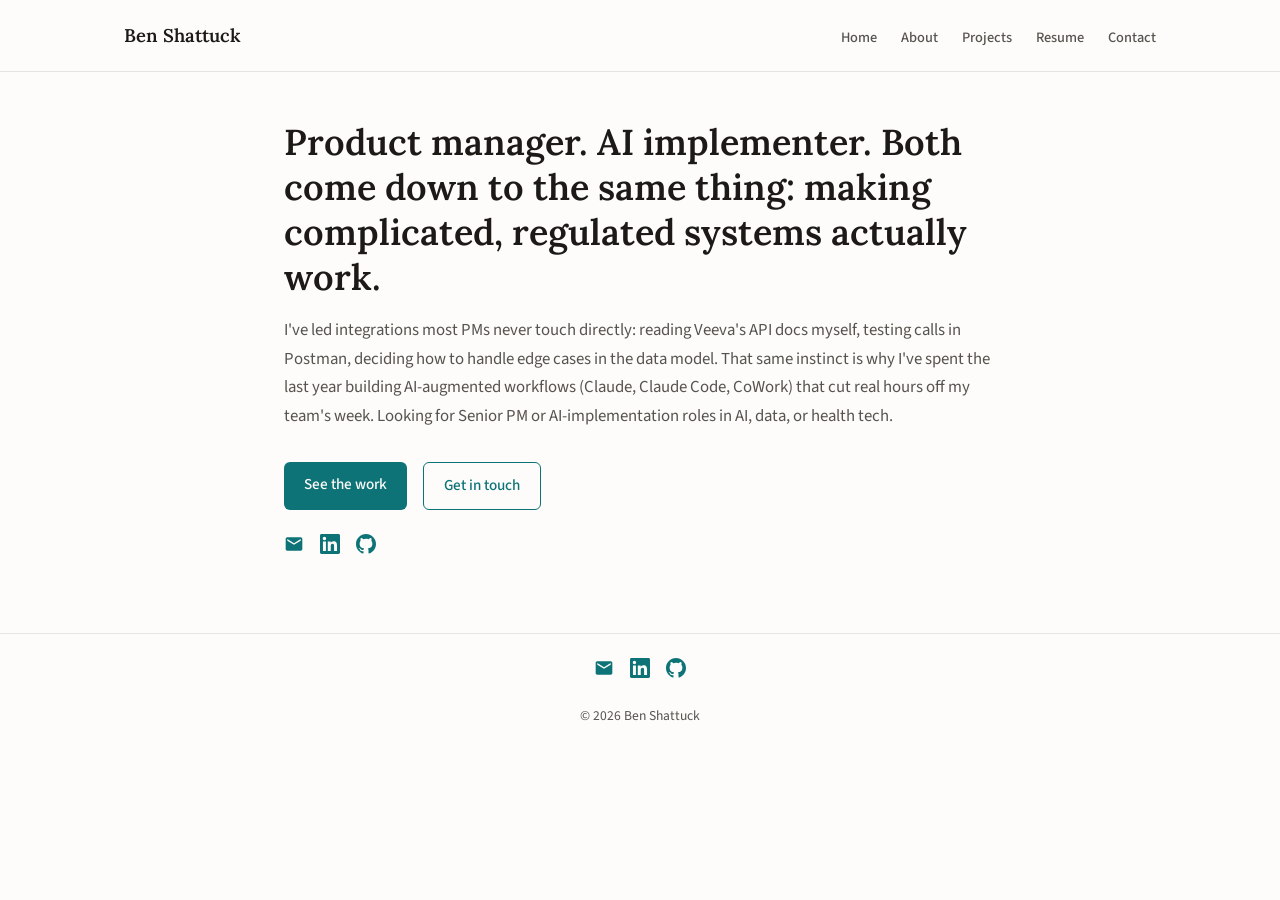
<file: index.html>
<!DOCTYPE html>
<html lang="en">
<head>
  <meta charset="UTF-8">
  <meta name="viewport" content="width=device-width, initial-scale=1.0">
  <title>Ben Shattuck</title>
  <meta name="description" content="I'm a product manager and AI implementer with 8 years in regulated health tech. I make complicated systems work — seeking Senior PM or AI-implementation roles.">
  <link rel="icon" type="image/svg+xml" href="assets/favicon.svg">
  <link rel="preconnect" href="https://fonts.googleapis.com">
  <link rel="preconnect" href="https://fonts.gstatic.com" crossorigin>
  <link href="https://fonts.googleapis.com/css2?family=Lora:wght@500;600&family=Source+Sans+3:wght@400;500&display=swap" rel="stylesheet">
  <link rel="stylesheet" href="css/style.css">
</head>
<body>
  <header class="nav-wrap">
    <nav class="site-nav">
      <a class="site-name" href="index.html">Ben Shattuck</a>
      <div class="nav-links">
        <a href="index.html">Home</a>
        <a href="about.html">About</a>
        <a href="projects.html">Projects</a>
        <a href="resume.html">Resume</a>
        <a href="contact.html">Contact</a>
      </div>
    </nav>
  </header>

  <main>
    <h1>Product manager. AI implementer. Both come down to the same thing: making complicated, regulated systems actually work.</h1>
    <p>I've led integrations most PMs never touch directly: reading Veeva's API docs myself, testing calls in Postman, deciding how to handle edge cases in the data model. That same instinct is why I've spent the last year building AI-augmented workflows (Claude, Claude Code, CoWork) that cut real hours off my team's week. Looking for Senior PM or AI-implementation roles in AI, data, or health tech.</p>
    <div style="display: flex; flex-wrap: wrap; gap: 1rem; margin-top: 2rem;">
      <a class="button" href="projects.html">See the work</a>
      <a class="button button-secondary" href="contact.html">Get in touch</a>
    </div>
    <ul class="icon-row" data-contact-links="icons" style="margin-top: 1.5rem;"></ul>
  </main>

  <footer class="site-footer">
    <ul class="icon-row" data-contact-links="icons"></ul>
    <p>&copy; 2026 Ben Shattuck</p>
  </footer>

  <script src="js/main.js"></script>
</body>
</html>
</file>
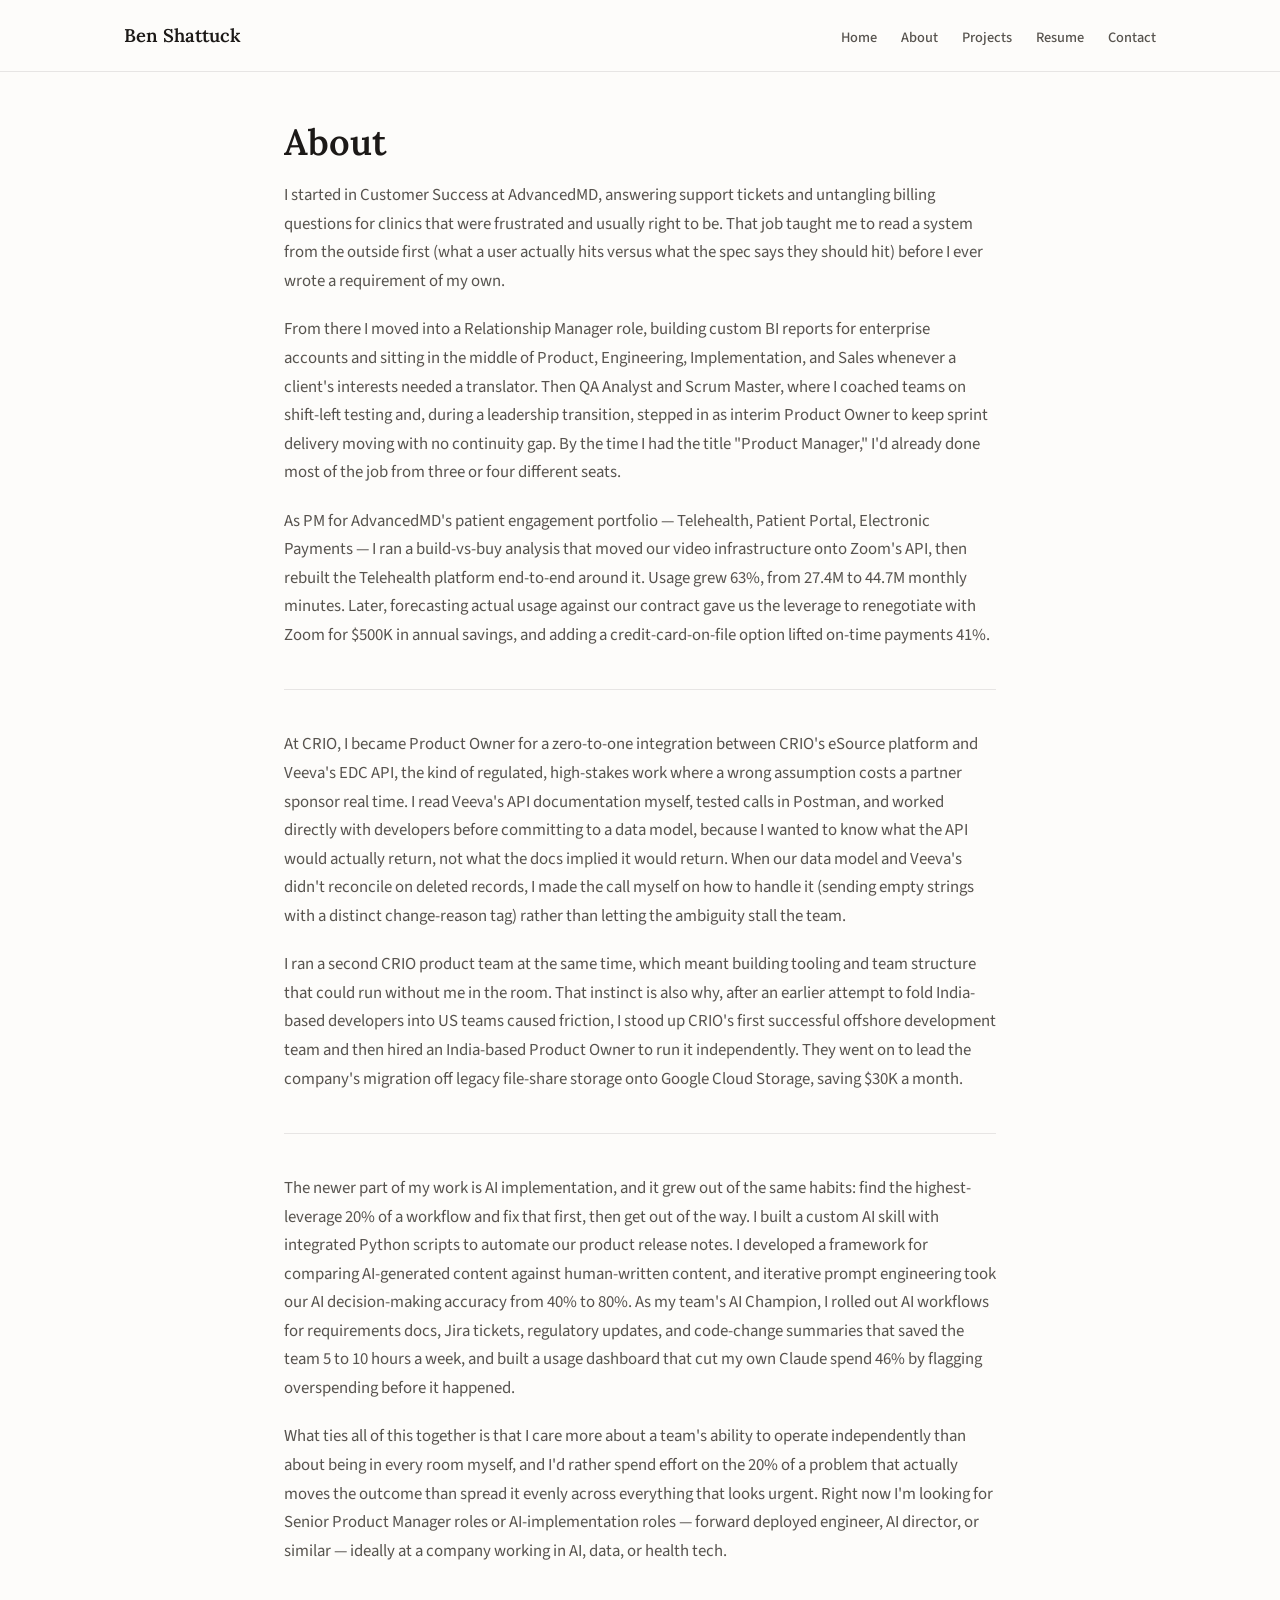
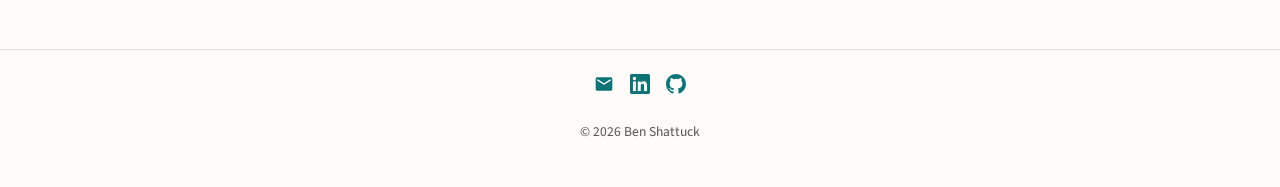
<file: about.html>
<!DOCTYPE html>
<html lang="en">
<head>
  <meta charset="UTF-8">
  <meta name="viewport" content="width=device-width, initial-scale=1.0">
  <title>About — Ben Shattuck</title>
  <meta name="description" content="My path: Customer Success to Relationship Manager to QA and Scrum, then PM at AdvancedMD and Product Owner at CRIO — and now AI implementation work.">
  <link rel="icon" type="image/svg+xml" href="assets/favicon.svg">
  <link rel="preconnect" href="https://fonts.googleapis.com">
  <link rel="preconnect" href="https://fonts.gstatic.com" crossorigin>
  <link href="https://fonts.googleapis.com/css2?family=Lora:wght@500;600&family=Source+Sans+3:wght@400;500&display=swap" rel="stylesheet">
  <link rel="stylesheet" href="css/style.css">
</head>
<body>
  <header class="nav-wrap">
    <nav class="site-nav">
      <a class="site-name" href="index.html">Ben Shattuck</a>
      <div class="nav-links">
        <a href="index.html">Home</a>
        <a href="about.html">About</a>
        <a href="projects.html">Projects</a>
        <a href="resume.html">Resume</a>
        <a href="contact.html">Contact</a>
      </div>
    </nav>
  </header>

  <main>
    <h1>About</h1>
    <p>I started in Customer Success at AdvancedMD, answering support tickets and untangling billing questions for clinics that were frustrated and usually right to be. That job taught me to read a system from the outside first (what a user actually hits versus what the spec says they should hit) before I ever wrote a requirement of my own.</p>
    <p>From there I moved into a Relationship Manager role, building custom BI reports for enterprise accounts and sitting in the middle of Product, Engineering, Implementation, and Sales whenever a client's interests needed a translator. Then QA Analyst and Scrum Master, where I coached teams on shift-left testing and, during a leadership transition, stepped in as interim Product Owner to keep sprint delivery moving with no continuity gap. By the time I had the title "Product Manager," I'd already done most of the job from three or four different seats.</p>
    <p>As PM for AdvancedMD's patient engagement portfolio &mdash; Telehealth, Patient Portal, Electronic Payments &mdash; I ran a build-vs-buy analysis that moved our video infrastructure onto Zoom's API, then rebuilt the Telehealth platform end-to-end around it. Usage grew 63%, from 27.4M to 44.7M monthly minutes. Later, forecasting actual usage against our contract gave us the leverage to renegotiate with Zoom for $500K in annual savings, and adding a credit-card-on-file option lifted on-time payments 41%.</p>
    <hr>
    <p>At CRIO, I became Product Owner for a zero-to-one integration between CRIO's eSource platform and Veeva's EDC API, the kind of regulated, high-stakes work where a wrong assumption costs a partner sponsor real time. I read Veeva's API documentation myself, tested calls in Postman, and worked directly with developers before committing to a data model, because I wanted to know what the API would actually return, not what the docs implied it would return. When our data model and Veeva's didn't reconcile on deleted records, I made the call myself on how to handle it (sending empty strings with a distinct change-reason tag) rather than letting the ambiguity stall the team.</p>
    <p>I ran a second CRIO product team at the same time, which meant building tooling and team structure that could run without me in the room. That instinct is also why, after an earlier attempt to fold India-based developers into US teams caused friction, I stood up CRIO's first successful offshore development team and then hired an India-based Product Owner to run it independently. They went on to lead the company's migration off legacy file-share storage onto Google Cloud Storage, saving $30K a month.</p>
    <hr>
    <p>The newer part of my work is AI implementation, and it grew out of the same habits: find the highest-leverage 20% of a workflow and fix that first, then get out of the way. I built a custom AI skill with integrated Python scripts to automate our product release notes. I developed a framework for comparing AI-generated content against human-written content, and iterative prompt engineering took our AI decision-making accuracy from 40% to 80%. As my team's AI Champion, I rolled out AI workflows for requirements docs, Jira tickets, regulatory updates, and code-change summaries that saved the team 5 to 10 hours a week, and built a usage dashboard that cut my own Claude spend 46% by flagging overspending before it happened.</p>
    <p>What ties all of this together is that I care more about a team's ability to operate independently than about being in every room myself, and I'd rather spend effort on the 20% of a problem that actually moves the outcome than spread it evenly across everything that looks urgent. Right now I'm looking for Senior Product Manager roles or AI-implementation roles &mdash; forward deployed engineer, AI director, or similar &mdash; ideally at a company working in AI, data, or health tech.</p>
  </main>

  <footer class="site-footer">
    <ul class="icon-row" data-contact-links="icons"></ul>
    <p>&copy; 2026 Ben Shattuck</p>
  </footer>

  <script src="js/main.js"></script>
</body>
</html>
</file>
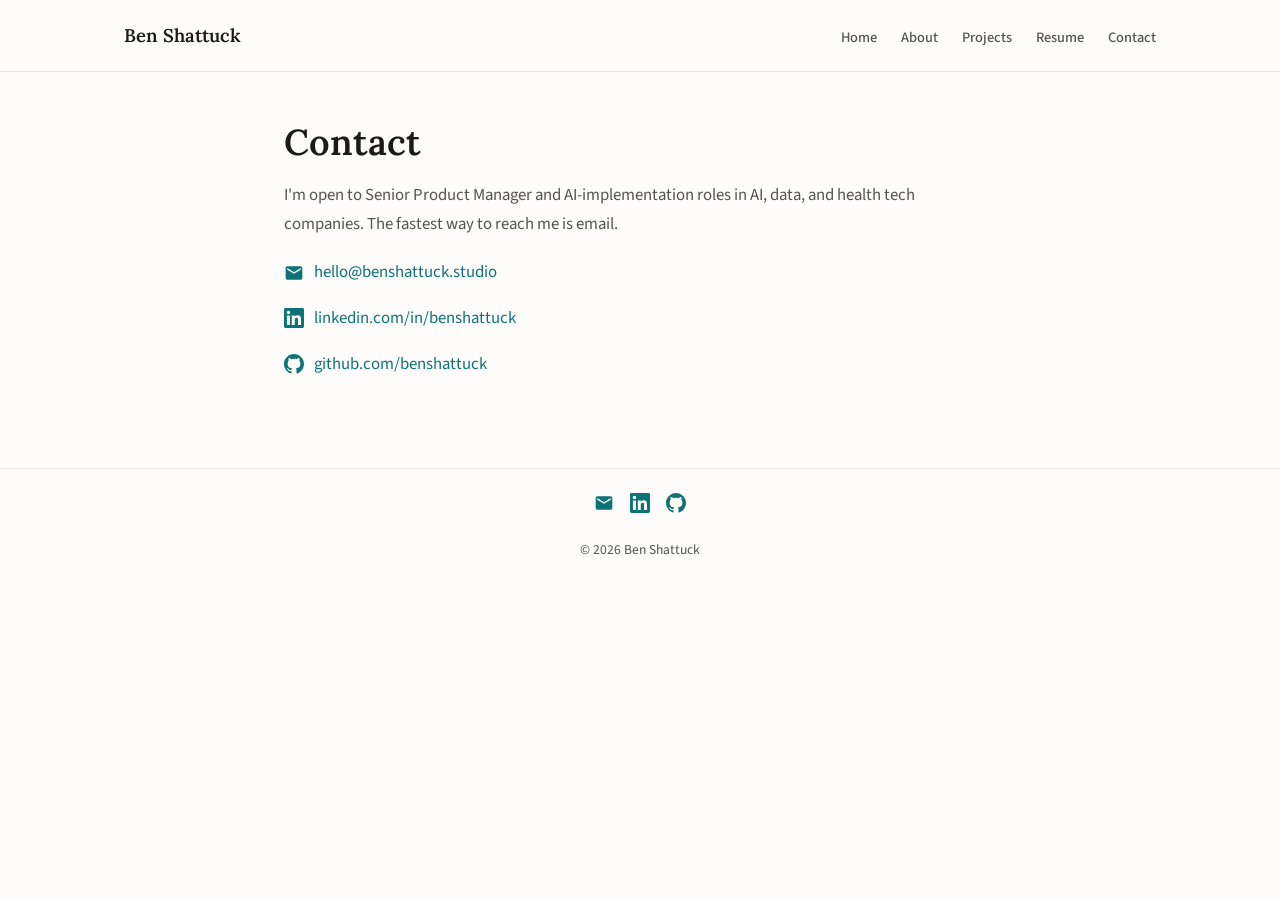
<file: contact.html>
<!DOCTYPE html>
<html lang="en">
<head>
  <meta charset="UTF-8">
  <meta name="viewport" content="width=device-width, initial-scale=1.0">
  <title>Contact — Ben Shattuck</title>
  <meta name="description" content="How to reach me: email, LinkedIn, or GitHub. I'm open to Senior Product Manager and AI-implementation roles in AI, data, and health tech companies.">
  <link rel="icon" type="image/svg+xml" href="assets/favicon.svg">
  <link rel="preconnect" href="https://fonts.googleapis.com">
  <link rel="preconnect" href="https://fonts.gstatic.com" crossorigin>
  <link href="https://fonts.googleapis.com/css2?family=Lora:wght@500;600&family=Source+Sans+3:wght@400;500&display=swap" rel="stylesheet">
  <link rel="stylesheet" href="css/style.css">
</head>
<body>
  <header class="nav-wrap">
    <nav class="site-nav">
      <a class="site-name" href="index.html">Ben Shattuck</a>
      <div class="nav-links">
        <a href="index.html">Home</a>
        <a href="about.html">About</a>
        <a href="projects.html">Projects</a>
        <a href="resume.html">Resume</a>
        <a href="contact.html">Contact</a>
      </div>
    </nav>
  </header>

  <main>
    <h1>Contact</h1>
    <p>I'm open to Senior Product Manager and AI-implementation roles in AI, data, and health tech companies. The fastest way to reach me is email.</p>
    <ul class="contact-list" data-contact-links="list"></ul>
  </main>

  <footer class="site-footer">
    <ul class="icon-row" data-contact-links="icons"></ul>
    <p>&copy; 2026 Ben Shattuck</p>
  </footer>

  <script src="js/main.js"></script>
</body>
</html>
</file>
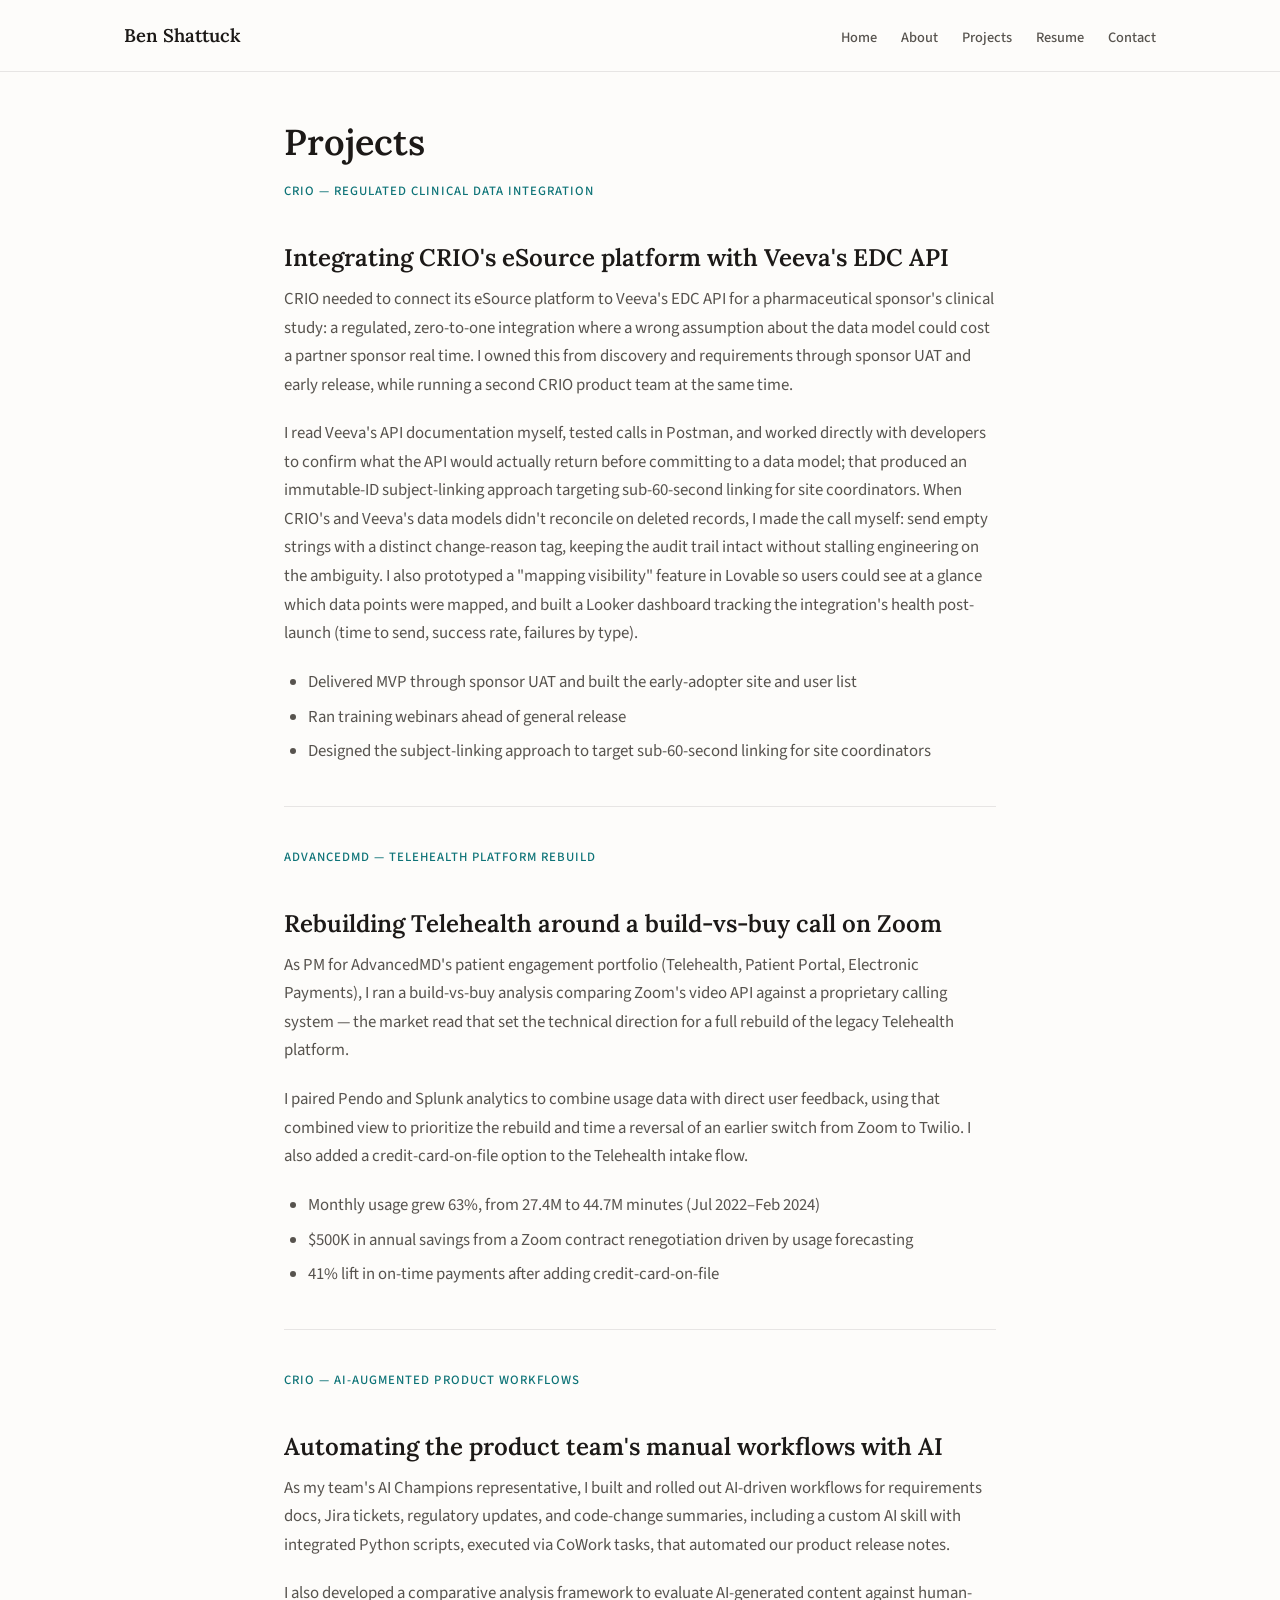
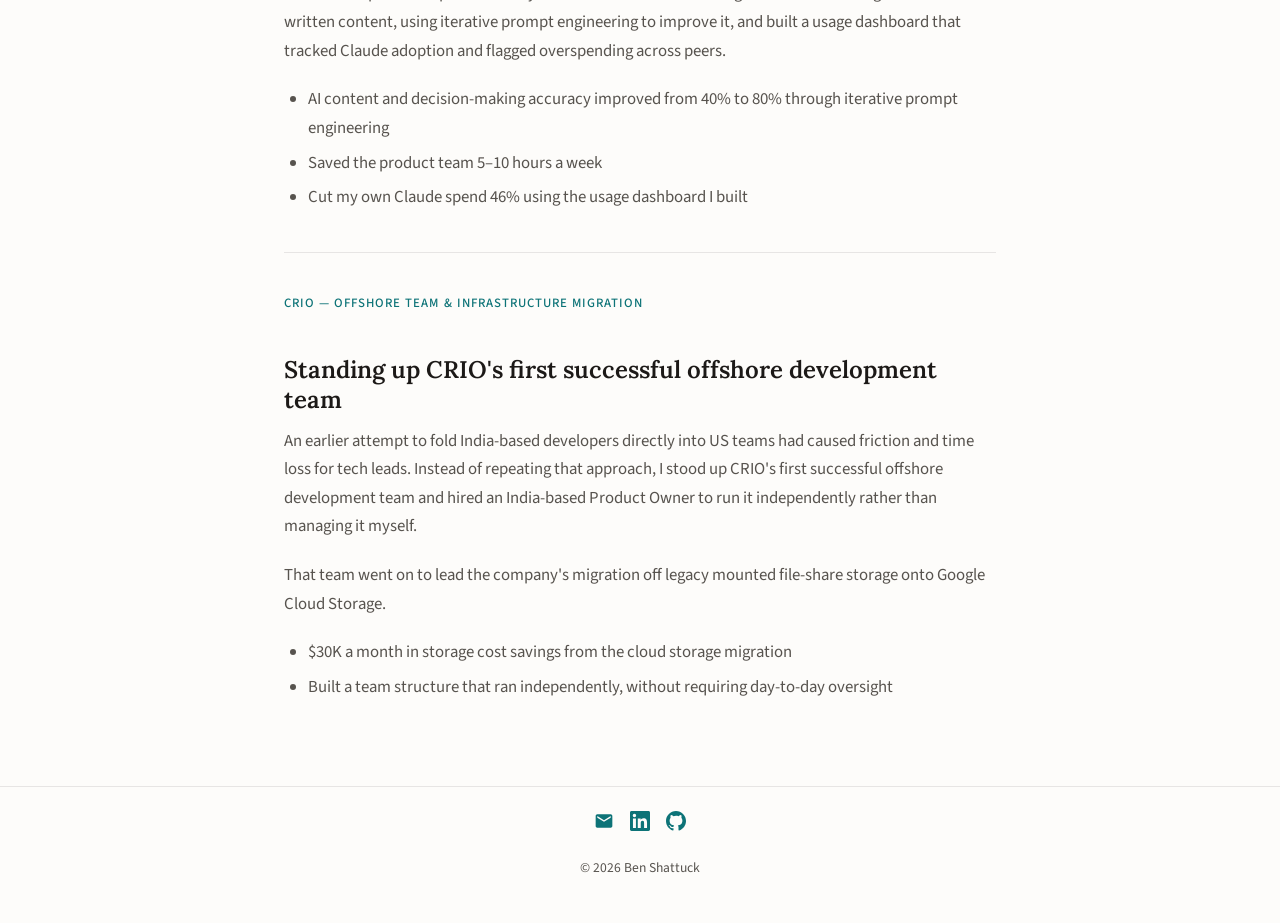
<file: projects.html>
<!DOCTYPE html>
<html lang="en">
<head>
  <meta charset="UTF-8">
  <meta name="viewport" content="width=device-width, initial-scale=1.0">
  <title>Projects — Ben Shattuck</title>
  <meta name="description" content="Case studies from my product work: CRIO's Veeva EDC integration, AdvancedMD's Telehealth rebuild, AI workflow automation, and an offshore team standup.">
  <link rel="icon" type="image/svg+xml" href="assets/favicon.svg">
  <link rel="preconnect" href="https://fonts.googleapis.com">
  <link rel="preconnect" href="https://fonts.gstatic.com" crossorigin>
  <link href="https://fonts.googleapis.com/css2?family=Lora:wght@500;600&family=Source+Sans+3:wght@400;500&display=swap" rel="stylesheet">
  <link rel="stylesheet" href="css/style.css">
</head>
<body>
  <header class="nav-wrap">
    <nav class="site-nav">
      <a class="site-name" href="index.html">Ben Shattuck</a>
      <div class="nav-links">
        <a href="index.html">Home</a>
        <a href="about.html">About</a>
        <a href="projects.html">Projects</a>
        <a href="resume.html">Resume</a>
        <a href="contact.html">Contact</a>
      </div>
    </nav>
  </header>

  <main>
    <h1>Projects</h1>

    <section class="case-study">
      <p class="label">CRIO &mdash; Regulated clinical data integration</p>
      <h2>Integrating CRIO's eSource platform with Veeva's EDC API</h2>
      <p>CRIO needed to connect its eSource platform to Veeva's EDC API for a pharmaceutical sponsor's clinical study: a regulated, zero-to-one integration where a wrong assumption about the data model could cost a partner sponsor real time. I owned this from discovery and requirements through sponsor UAT and early release, while running a second CRIO product team at the same time.</p>
      <p>I read Veeva's API documentation myself, tested calls in Postman, and worked directly with developers to confirm what the API would actually return before committing to a data model; that produced an immutable-ID subject-linking approach targeting sub-60-second linking for site coordinators. When CRIO's and Veeva's data models didn't reconcile on deleted records, I made the call myself: send empty strings with a distinct change-reason tag, keeping the audit trail intact without stalling engineering on the ambiguity. I also prototyped a "mapping visibility" feature in Lovable so users could see at a glance which data points were mapped, and built a Looker dashboard tracking the integration's health post-launch (time to send, success rate, failures by type).</p>
      <ul>
        <li>Delivered MVP through sponsor UAT and built the early-adopter site and user list</li>
        <li>Ran training webinars ahead of general release</li>
        <li>Designed the subject-linking approach to target sub-60-second linking for site coordinators</li>
      </ul>
    </section>

    <hr>

    <section class="case-study">
      <p class="label">AdvancedMD &mdash; Telehealth platform rebuild</p>
      <h2>Rebuilding Telehealth around a build-vs-buy call on Zoom</h2>
      <p>As PM for AdvancedMD's patient engagement portfolio (Telehealth, Patient Portal, Electronic Payments), I ran a build-vs-buy analysis comparing Zoom's video API against a proprietary calling system &mdash; the market read that set the technical direction for a full rebuild of the legacy Telehealth platform.</p>
      <p>I paired Pendo and Splunk analytics to combine usage data with direct user feedback, using that combined view to prioritize the rebuild and time a reversal of an earlier switch from Zoom to Twilio. I also added a credit-card-on-file option to the Telehealth intake flow.</p>
      <ul>
        <li>Monthly usage grew 63%, from 27.4M to 44.7M minutes (Jul 2022&ndash;Feb 2024)</li>
        <li>$500K in annual savings from a Zoom contract renegotiation driven by usage forecasting</li>
        <li>41% lift in on-time payments after adding credit-card-on-file</li>
      </ul>
    </section>

    <hr>

    <section class="case-study">
      <p class="label">CRIO &mdash; AI-augmented product workflows</p>
      <h2>Automating the product team's manual workflows with AI</h2>
      <p>As my team's AI Champions representative, I built and rolled out AI-driven workflows for requirements docs, Jira tickets, regulatory updates, and code-change summaries, including a custom AI skill with integrated Python scripts, executed via CoWork tasks, that automated our product release notes.</p>
      <p>I also developed a comparative analysis framework to evaluate AI-generated content against human-written content, using iterative prompt engineering to improve it, and built a usage dashboard that tracked Claude adoption and flagged overspending across peers.</p>
      <ul>
        <li>AI content and decision-making accuracy improved from 40% to 80% through iterative prompt engineering</li>
        <li>Saved the product team 5&ndash;10 hours a week</li>
        <li>Cut my own Claude spend 46% using the usage dashboard I built</li>
      </ul>
    </section>

    <hr>

    <section class="case-study">
      <p class="label">CRIO &mdash; Offshore team &amp; infrastructure migration</p>
      <h2>Standing up CRIO's first successful offshore development team</h2>
      <p>An earlier attempt to fold India-based developers directly into US teams had caused friction and time loss for tech leads. Instead of repeating that approach, I stood up CRIO's first successful offshore development team and hired an India-based Product Owner to run it independently rather than managing it myself.</p>
      <p>That team went on to lead the company's migration off legacy mounted file-share storage onto Google Cloud Storage.</p>
      <ul>
        <li>$30K a month in storage cost savings from the cloud storage migration</li>
        <li>Built a team structure that ran independently, without requiring day-to-day oversight</li>
      </ul>
    </section>
  </main>

  <footer class="site-footer">
    <ul class="icon-row" data-contact-links="icons"></ul>
    <p>&copy; 2026 Ben Shattuck</p>
  </footer>

  <script src="js/main.js"></script>
</body>
</html>
</file>
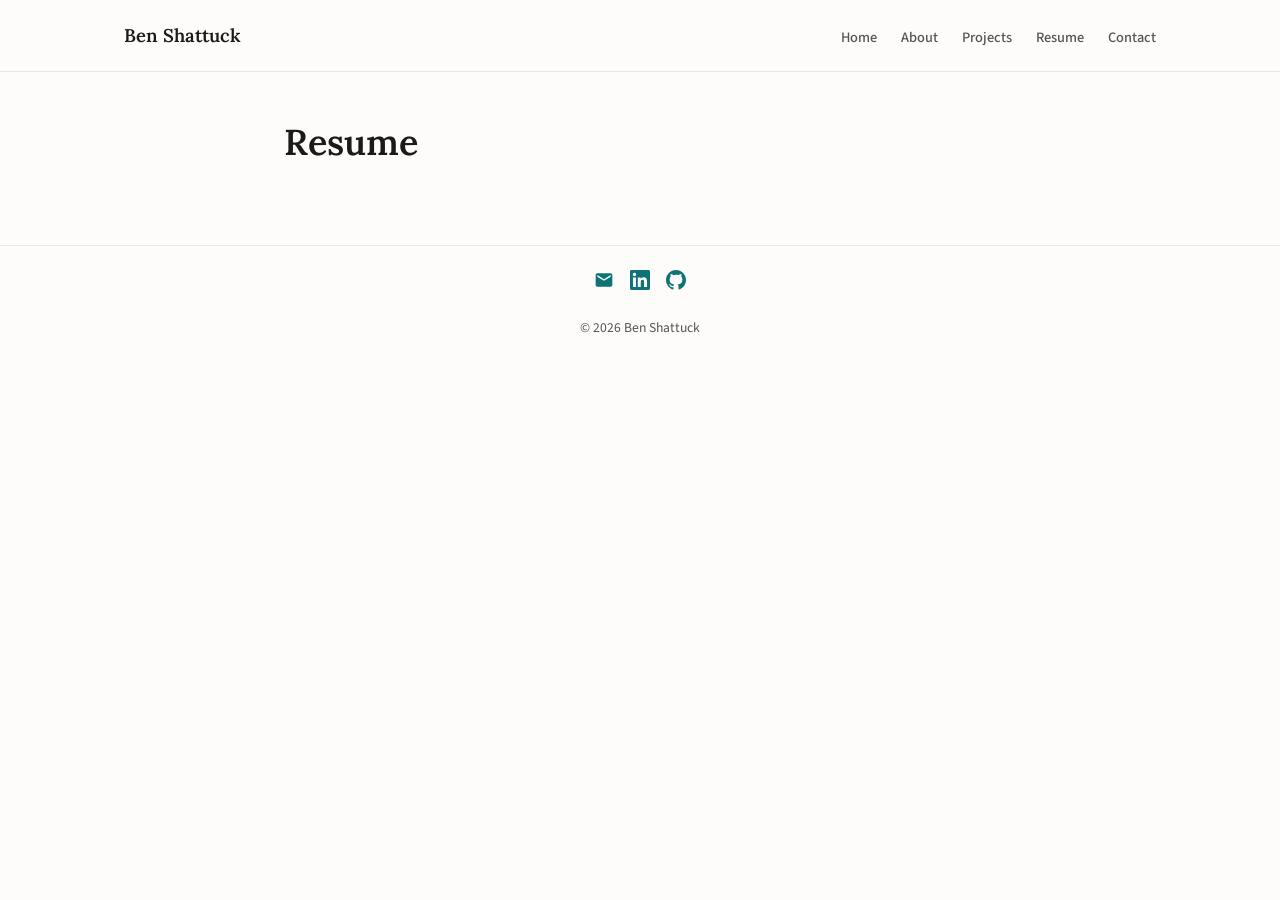
<file: resume.html>
<!DOCTYPE html>
<html lang="en">
<head>
  <meta charset="UTF-8">
  <meta name="viewport" content="width=device-width, initial-scale=1.0">
  <title>Resume — Ben Shattuck</title>
  <meta name="description" content="My resume, viewable and downloadable as a PDF: 8 years of product management in B2B health tech SaaS, from Customer Success to Product Owner at CRIO.">
  <link rel="icon" type="image/svg+xml" href="assets/favicon.svg">
  <link rel="preconnect" href="https://fonts.googleapis.com">
  <link rel="preconnect" href="https://fonts.gstatic.com" crossorigin>
  <link href="https://fonts.googleapis.com/css2?family=Lora:wght@500;600&family=Source+Sans+3:wght@400;500&display=swap" rel="stylesheet">
  <link rel="stylesheet" href="css/style.css">
</head>
<body>
  <header class="nav-wrap">
    <nav class="site-nav">
      <a class="site-name" href="index.html">Ben Shattuck</a>
      <div class="nav-links">
        <a href="index.html">Home</a>
        <a href="about.html">About</a>
        <a href="projects.html">Projects</a>
        <a href="resume.html">Resume</a>
        <a href="contact.html">Contact</a>
      </div>
    </nav>
  </header>

  <main>
    <!-- TODO: embed/download link, pending PDF from user -->
    <h1>Resume</h1>
  </main>

  <footer class="site-footer">
    <ul class="icon-row" data-contact-links="icons"></ul>
    <p>&copy; 2026 Ben Shattuck</p>
  </footer>

  <script src="js/main.js"></script>
</body>
</html>
</file>
<file: css/style.css>
/* benshattuck.studio — "Editorial Operator" design
   Headings: Lora (serif) · Body: Source Sans 3 (sans-serif)
   Palette:
     #FDFCFA page background
     #1C1917 headings / near-black text
     #57534E body / muted text
     #0D7377 accent teal (links, buttons, labels)
     #B45309 secondary accent (used sparingly, hovers)
     #E7E5E4 borders / hairline dividers
*/

* {
  box-sizing: border-box;
}

body {
  margin: 0;
  background: #FDFCFA;
  color: #57534E;
  font-family: 'Source Sans 3', 'Segoe UI', sans-serif;
  font-size: 1.05rem;
  line-height: 1.7;
}

/* ---------- Navigation ---------- */

.site-nav {
  display: flex;
  align-items: baseline;
  justify-content: space-between;
  flex-wrap: wrap;
  gap: 0.75rem 1.5rem;
  max-width: 1080px;
  margin: 0 auto;
  padding: 1.25rem 1.5rem;
}

.nav-wrap {
  border-bottom: 1px solid #E7E5E4;
}

.site-name {
  font-family: 'Lora', Georgia, serif;
  font-weight: 600;
  font-size: 1.15rem;
  color: #1C1917;
  text-decoration: none;
}

.site-name:hover {
  color: #0D7377;
}

.nav-links {
  display: flex;
  flex-wrap: wrap;
  gap: 1.5rem;
}

.nav-links a {
  font-size: 0.9rem;
  font-weight: 500;
  color: #57534E;
  text-decoration: none;
}

.nav-links a:hover {
  color: #0D7377;
}

/* ---------- Main content column ---------- */

main {
  max-width: 760px;
  margin: 0 auto;
  padding: 3rem 1.5rem 4rem;
}

/* ---------- Headings ---------- */

h1, h2, h3, h4 {
  font-family: 'Lora', Georgia, serif;
  font-weight: 600;
  color: #1C1917;
  line-height: 1.25;
}

h1 {
  font-size: 2.25rem;
  margin: 0 0 1rem;
}

h2 {
  font-size: 1.5rem;
  margin: 2.5rem 0 0.75rem;
}

h3 {
  font-size: 1.15rem;
  font-weight: 500;
  margin: 2rem 0 0.5rem;
}

/* ---------- Text elements ---------- */

p {
  margin: 0 0 1.25rem;
}

a {
  color: #0D7377;
  text-decoration: underline;
  text-underline-offset: 3px;
  text-decoration-thickness: 1px;
}

a:hover {
  color: #B45309;
}

ul, ol {
  margin: 0 0 1.25rem;
  padding-left: 1.5rem;
}

li {
  margin-bottom: 0.4rem;
}

hr {
  border: none;
  border-top: 1px solid #E7E5E4;
  margin: 2.5rem 0;
}

/* Small uppercase label, e.g. above a heading or section */
.label {
  display: block;
  font-size: 0.8rem;
  font-weight: 500;
  letter-spacing: 0.08em;
  text-transform: uppercase;
  color: #0D7377;
  margin-bottom: 0.5rem;
}

/* ---------- Contact links ----------
   Populated at runtime by renderContactLinks() in js/main.js from a
   single CONTACT_LINKS source, into any [data-contact-links] container. */

.contact-list {
  list-style: none;
  padding-left: 0;
}

.contact-list li {
  margin-bottom: 0.75rem;
}

.icon-row {
  display: flex;
  flex-wrap: wrap;
  gap: 1rem;
  list-style: none;
  padding: 0;
  margin: 0;
}

.site-footer .icon-row {
  justify-content: center;
  margin: 0 auto 0.75rem;
}

.icon-link {
  display: inline-flex;
  align-items: center;
  gap: 0.65rem;
  text-decoration: none;
}

.icon-link:hover span {
  text-decoration: underline;
  text-underline-offset: 3px;
}

.icon-link svg {
  flex-shrink: 0;
  fill: currentColor;
}

/* ---------- Buttons ---------- */

.button {
  display: inline-block;
  padding: 0.6rem 1.25rem;
  background: #0D7377;
  color: #FDFCFA;
  font-family: 'Source Sans 3', 'Segoe UI', sans-serif;
  font-size: 0.95rem;
  font-weight: 500;
  text-decoration: none;
  border: none;
  border-radius: 6px;
  cursor: pointer;
}

.button:hover {
  background: #0a5c5f;
  color: #FDFCFA;
}

.button-secondary {
  background: transparent;
  color: #0D7377;
  border: 1px solid #0D7377;
}

.button-secondary:hover {
  background: #0D7377;
  color: #FDFCFA;
}

/* ---------- Footer ---------- */

.site-footer {
  border-top: 1px solid #E7E5E4;
  padding: 1.5rem;
  text-align: center;
  font-size: 0.85rem;
  color: #57534E;
}
</file>
